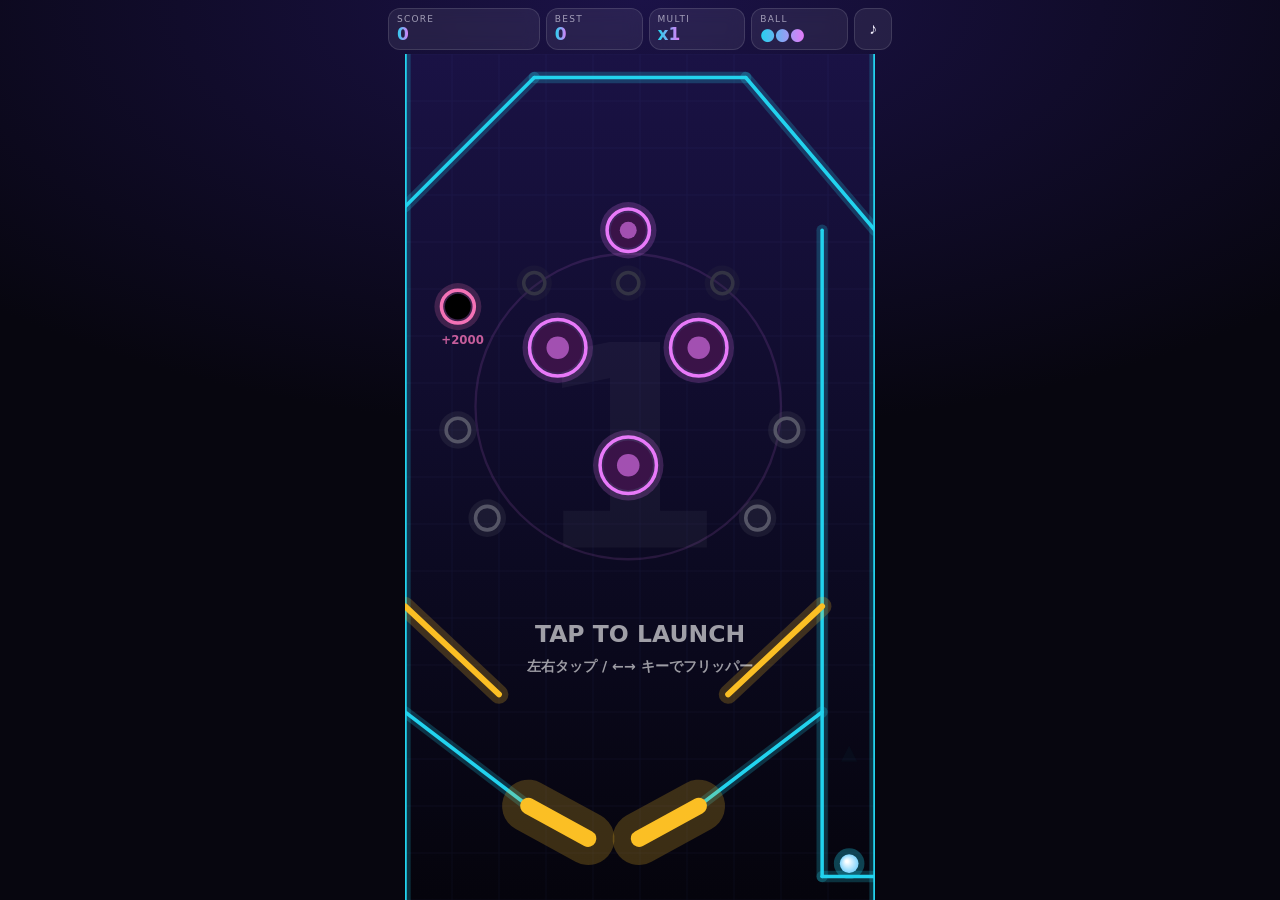
<file: pinball.html>
<!DOCTYPE html>
<html lang="ja"><head><meta charset="utf-8">
<meta name="viewport" content="width=device-width, initial-scale=1, viewport-fit=cover">
<title>NEON PINBALL</title>
<style>
:root{--bg:#07060f;--fg:#f4f1ff;--card:rgba(255,255,255,.07);--line:rgba(255,255,255,.12);--a:#22d3ee;--b:#e879f9;box-sizing:border-box;padding-top:env(safe-area-inset-top,0px);padding-bottom:env(safe-area-inset-bottom,0px)}
@media (prefers-color-scheme:dark){:root:not([data-theme="light"]){--bg:#07060f;--fg:#f4f1ff}}
:root[data-theme="dark"]{--bg:#07060f;--fg:#f4f1ff}
html{scroll-padding-top:env(safe-area-inset-top,0px)}
html,body{height:100%;margin:0;background:radial-gradient(120% 80% at 50% 0,#1b1247 0,var(--bg) 60%);color:var(--fg);font-family:"SF Pro Display",system-ui,-apple-system,"Hiragino Sans",sans-serif;overflow:hidden;touch-action:none;user-select:none;-webkit-user-select:none}
body{display:flex;flex-direction:column;align-items:center}
#hud{display:flex;gap:6px;padding:8px 8px 4px;width:100%;max-width:520px;box-sizing:border-box}
.c{flex:1;background:var(--card);border:1px solid var(--line);border-radius:12px;padding:5px 8px;backdrop-filter:blur(8px);min-width:0}
.c.w{flex:1.7}
.c small{display:block;font-size:9px;letter-spacing:.14em;opacity:.6}
.c b{font-size:17px;font-variant-numeric:tabular-nums;background:linear-gradient(90deg,var(--a),var(--b));-webkit-background-clip:text;background-clip:text;color:transparent;white-space:nowrap}
#snd{border:1px solid var(--line);background:var(--card);color:var(--fg);border-radius:12px;width:38px;font-size:16px}
#wrap{flex:1;min-height:0;width:100%;display:flex;justify-content:center;align-items:center}
canvas{display:block}
</style></head>
<body>
<div id="hud">
<div class="c w"><small>SCORE</small><b id="sc">0</b></div>
<div class="c"><small>BEST</small><b id="bs">0</b></div>
<div class="c"><small>MULTI</small><b id="mu">x1</b></div>
<div class="c"><small>BALL</small><b id="bl">●●●</b></div>
<button id="snd">♪</button>
</div>
<div id="wrap"><canvas id="c"></canvas></div>
<script>
const W=400,H=720,R=8,G=900,cv=document.getElementById('c'),ctx=cv.getContext('2d');
function fit(){const w=document.getElementById('wrap'),s=Math.min(w.clientWidth/W,w.clientHeight/H),d=Math.min(devicePixelRatio||1,2);
cv.style.width=W*s+'px';cv.style.height=H*s+'px';cv.width=W*s*d;cv.height=H*s*d;ctx.setTransform(s*d,0,0,s*d,0,0)}
addEventListener('resize',fit);fit();
let score=0,best=0,balls=3,state='ready',mult=1,stage=1,saveT=0,fresh=true,time=0,combo=0,comboT=0,shake=0,nextExtra=25000,muted=false,NX=0,NY=0,banner=null;
try{best=+localStorage.getItem('npb')||0}catch(e){}
let ball={x:378,y:689,vx:0,vy:0},trail=[],parts=[],pops=[],newRec=false;
const walls=[[0,0,0,H],[W,0,W,H],[0,130,110,20],[110,20,290,20],[W,150,290,20],[355,150,355,700],[355,700,W,700],[0,560,105,640],[355,560,250,640]];
const bumpers=[{x:130,y:250,bx:130,r:24,f:0,s:1},{x:250,y:250,bx:250,r:24,f:0,s:1},{x:190,y:350,bx:190,r:24,f:0,s:1},{x:190,y:150,bx:190,r:18,f:0,s:1},{x:190,y:440,bx:190,r:20,f:0,s:2,mv:55},{x:190,y:520,bx:190,r:16,f:0,s:3,mv:70},{x:190,y:95,bx:190,r:14,f:0,s:4,mv:60}];
const slings=[[0,470,80,545],[355,470,275,545]];
const lanes=[{x:110,y:195,on:0},{x:190,y:195,on:0},{x:270,y:195,on:0}];
const tgts=[{x:45,y:320,on:0},{x:70,y:395,on:0},{x:325,y:320,on:0},{x:300,y:395,on:0}];
const L=58,UP=-.45,REST=.5;let nudges=0,mis=null,misT=8,extra=[],isEx=false;const sk={x:0,y:0,t:0};const pal=['#22d3ee','#a3e635','#f472b6','#fbbf24','#a78bfa'];const saucer={x:45,y:215,r:14,h:0,b:2000,c:0,cd:0};
const MIS=[{k:'b',g:12,p:3000,t:'バンパー'},{k:'t',g:3,p:3000,t:'ターゲット'},{k:'l',g:3,p:2500,t:'レーン'},{k:'s',g:8,p:2000,t:'スリング'}];
function ev(k){if(!mis||mis.k!==k)return;mis.n++;if(mis.n>=mis.g){add(mis.p,200,380);msg('MISSION CLEAR','#fbbf24');burst(200,380,'#fbbf24',30);snd(600,.3,'triangle',.06,600);mis=null;misT=time+5}}
function spawn(n,x,y){for(let i=0;i<n&&extra.length<3;i++)extra.push({x,y,vx:80+Math.random()*320,vy:-250-Math.random()*250});msg('MULTIBALL','#f472b6');snd(500,.3,'sine',.06,800)}
function nudge(){if(state!=='play'||nudges>=3)return;nudges++;ball.vx+=(Math.random()<.5?-1:1)*140;ball.vy-=120;shake=8;snd(90,.15,'sawtooth',.06,-30);msg('NUDGE '+nudges+'/3','#fff')}
const fl=[{px:105,py:640,dir:1,a:REST,w:0,on:false},{px:250,py:640,dir:-1,a:REST,w:0,on:false}];
function tip(f){return[f.px+f.dir*L*Math.cos(f.a),f.py+L*Math.sin(f.a)]}
let ac;function snd(f,d=.08,t='square',v=.04,sl=0){if(muted)return;try{ac=ac||new(window.AudioContext||window.webkitAudioContext)();const o=ac.createOscillator(),g=ac.createGain(),n=ac.currentTime;o.type=t;o.frequency.setValueAtTime(f,n);if(sl)o.frequency.exponentialRampToValueAtTime(Math.max(40,f+sl),n+d);g.gain.setValueAtTime(v,n);g.gain.exponentialRampToValueAtTime(.001,n+d);o.connect(g);g.connect(ac.destination);o.start();o.stop(n+d)}catch(e){}}
function vib(n){try{navigator.vibrate&&navigator.vibrate(n)}catch(e){}}
function burst(x,y,c,n){for(let i=0;i<n;i++){const a=Math.random()*6.28,s=60+Math.random()*220;parts.push({x,y,vx:Math.cos(a)*s,vy:Math.sin(a)*s,l:1,c})}}
function msg(t,c){banner={t,c:c||'#fff',l:1.4}}
function ui(){sc.textContent=score.toLocaleString();bs.textContent=best.toLocaleString();mu.textContent='x'+mult;bl.textContent='●'.repeat(balls)||'-'}
function add(p,x,y){p=Math.round(p*mult);score+=p;pops.push({x,y,t:'+'+p,l:1});
if(score>=nextExtra){nextExtra+=25000;if(balls<5)balls++;msg('EXTRA BALL','#a3e635');snd(900,.4,'sine',.06,600)}ui()}
function hitSeg(x1,y1,x2,y2,th,e,f){
const dx=x2-x1,dy=y2-y1;let t=((ball.x-x1)*dx+(ball.y-y1)*dy)/(dx*dx+dy*dy);t=Math.max(0,Math.min(1,t));
const cx=x1+dx*t,cy=y1+dy*t;let nx=ball.x-cx,ny=ball.y-cy;const d=Math.hypot(nx,ny),rr=R+th;
if(d>=rr||d===0)return;
nx/=d;ny/=d;ball.x=cx+nx*rr;ball.y=cy+ny*rr;NX=nx;NY=ny;
let sx=0,sy=0;if(f){const rx=cx-f.px,ry=cy-f.py;sx=f.dir*f.w*-ry;sy=f.dir*f.w*rx}
const vn=(ball.vx-sx)*nx+(ball.vy-sy)*ny;
if(vn<0){ball.vx-=(1+e)*vn*nx;ball.vy-=(1+e)*vn*ny}return vn}
function launch(){if(state!=='ready')return;ball.vy=-(1090+Math.random()*60);ball.vx=0;state='play';if(fresh){saveT=8;fresh=false}snd(150,.3,'sawtooth',.05,500)}
function resetBall(){ball={x:378,y:689,vx:0,vy:0};trail=[];nudges=0;extra=[]}
function resetAll(){score=0;balls=3;mult=1;stage=1;nextExtra=25000;newRec=false;lanes.forEach(l=>l.on=0);tgts.forEach(t=>t.on=0);state='ready';fresh=true;resetBall();ui()}
function tick(dt){time+=dt;if(state==='play'&&saveT>0)saveT-=dt;comboT-=dt;if(comboT<0)combo=0;if(saucer.cd>0)saucer.cd-=dt;if(saucer.h>0){saucer.h-=dt;if(saucer.h<=0){saucer.cd=.8;ball.x=saucer.x+22;ball.vx=340;ball.vy=40;spawn(saucer.c%3===0?2:1,saucer.x+22,saucer.y);shake=6;snd(260,.2,'sawtooth',.06,500)}}shake*=.88;
parts.forEach(p=>{p.x+=p.vx*dt;p.y+=p.vy*dt;p.vy+=200*dt;p.l-=dt*1.6});parts=parts.filter(p=>p.l>0);
pops.forEach(p=>{p.y-=30*dt;p.l-=dt*1.1});pops=pops.filter(p=>p.l>0);if(banner){banner.l-=dt;if(banner.l<=0)banner=null}
for(const b of bumpers)if(b.mv)b.x=b.bx+Math.sin(time*1.6)*b.mv;
if(state==='play'&&saucer.h<=0){if(Math.hypot(ball.x-sk.x,ball.y-sk.y)>45||ball.x>357){sk.x=ball.x;sk.y=ball.y;sk.t=time}else if(time-sk.t>3){sk.t=time;ball.vx+=(Math.random()-.5)*400;ball.vy-=250;msg('FREE','#fff')}}
if(state==='play'&&!mis&&time>misT)mis={...MIS[Math.random()*4|0],n:0};
if(state==='play'){trail.push([ball.x,ball.y]);if(trail.length>14)trail.shift()}}
function step(dt){
if(!isEx)for(const f of fl){const tg=f.on?UP:REST,o=f.a,sp=16*dt;f.a=tg>o?Math.min(tg,o+sp):Math.max(tg,o-sp);f.w=(f.a-o)/dt}
if(state!=='play')return;
if(saucer.h>0&&!isEx)return;ball.vy+=G*dt;ball.x+=ball.vx*dt;ball.y+=ball.vy*dt;
for(const w of walls)hitSeg(w[0],w[1],w[2],w[3],2,.55);
for(const f of fl){const t=tip(f);hitSeg(f.px,f.py,t[0],t[1],7,.4,f)}
for(const s of slings){const r=hitSeg(s[0],s[1],s[2],s[3],4,.5);if(r!==undefined&&r<-120&&time-(s.t||-9)>.35){s.t=time;ev('s');ball.vx+=NX*380;ball.vy+=NY*380;add(50,ball.x,ball.y);burst(ball.x,ball.y,'#fbbf24',6);snd(220,.07,'sawtooth',.05,200);vib(6)}}
for(const b of bumpers){if(b.s>stage)continue;let nx=ball.x-b.x,ny=ball.y-b.y;const d=Math.hypot(nx,ny);
if(d<R+b.r&&d>0){nx/=d;ny/=d;ball.x=b.x+nx*(R+b.r);ball.y=b.y+ny*(R+b.r);
const vn=ball.vx*nx+ball.vy*ny;if(vn<0){ball.vx-=2*vn*nx;ball.vy-=2*vn*ny}
const k=260+Math.min(stage,8)*20;ball.vx+=nx*k;ball.vy+=ny*k;b.f=1;combo++;comboT=2.5;ev('b');
add(100+combo*20,b.x,b.y-b.r);burst(b.x,b.y,'#e879f9',10);shake=5;snd(380+combo*25,.09,'square',.05,300);vib(10);
if(combo>=5&&combo%5===0)msg('COMBO x'+combo,'#fbbf24')}}
for(const l of lanes)if(!l.on&&Math.hypot(ball.x-l.x,ball.y-l.y)<22){l.on=1;ev('l');add(200,l.x,l.y);snd(700,.1,'sine',.05,300);
if(lanes.every(q=>q.on)){lanes.forEach(q=>q.on=0);if(mult<5)mult++;msg('MULTIPLIER x'+mult,'#22d3ee');add(1000,190,170);burst(190,195,'#22d3ee',24);snd(500,.3,'sine',.06,700);ui()}}
for(const t of tgts){let nx=ball.x-t.x,ny=ball.y-t.y;const d=Math.hypot(nx,ny);
if(d<R+10&&d>0){nx/=d;ny/=d;ball.x=t.x+nx*(R+10);ball.y=t.y+ny*(R+10);const vn=ball.vx*nx+ball.vy*ny;if(vn<0){ball.vx-=1.8*vn*nx;ball.vy-=1.8*vn*ny}
if(!t.on){t.on=1;ev('t');add(250,t.x,t.y);burst(t.x,t.y,'#a3e635',10);snd(560,.1,'triangle',.06,200);vib(8);
if(tgts.every(q=>q.on)){tgts.forEach(q=>q.on=0);stage++;add(5000,200,330);spawn(1,200,300);msg('STAGE '+stage,'#a3e635');burst(200,330,'#a3e635',40);snd(300,.5,'sawtooth',.05,900);shake=8}}}}
if(!isEx&&saucer.cd<=0&&saucer.h<=0&&Math.hypot(ball.x-saucer.x,ball.y-saucer.y)<saucer.r){saucer.h=1;ball.x=saucer.x;ball.y=saucer.y;ball.vx=ball.vy=0;add(saucer.b,saucer.x+30,saucer.y);saucer.b+=1000;if(++saucer.c%3===0){add(10000,200,330);burst(200,330,'#fbbf24',40)}burst(saucer.x,saucer.y,'#f472b6',24);if(saucer.c%3===0)msg('JACKPOT +10000','#fbbf24');else msg('SAUCER BONUS','#f472b6');snd(180,.4,'sine',.07,600);vib(30)}
if(!isEx&&ball.x>357&&ball.y>670&&Math.hypot(ball.vx,ball.vy)<150){if(extra.length)ball=extra.pop();else{state='ready';resetBall()}}
const sp=Math.hypot(ball.vx,ball.vy);if(sp>1500){ball.vx*=1500/sp;ball.vy*=1500/sp}
if(ball.y>H+20){
if(isEx){ball.dead=1;return}
if(extra.length){ball=extra.pop();return}
if(saveT>0){saveT=0;state='ready';resetBall();msg('BALL SAVE','#22d3ee');snd(300,.3,'sine',.06,-150)}
else{balls--;mult=1;combo=0;snd(200,.5,'sawtooth',.06,-150);vib(60);shake=10;
if(balls<=0){state='over';if(score>best){best=score;newRec=true;try{localStorage.setItem('npb',best)}catch(e){}}}else{state='ready';fresh=true;resetBall()}}ui()}}
function glow(x1,y1,x2,y2,c,w){ctx.strokeStyle=c;ctx.globalAlpha=.22;ctx.lineWidth=w*3.2;ctx.beginPath();ctx.moveTo(x1,y1);ctx.lineTo(x2,y2);ctx.stroke();ctx.globalAlpha=1;ctx.lineWidth=w;ctx.beginPath();ctx.moveTo(x1,y1);ctx.lineTo(x2,y2);ctx.stroke()}
function disc(x,y,r,c,fill){ctx.globalAlpha=.2;ctx.fillStyle=c;ctx.beginPath();ctx.arc(x,y,r+6,0,7);ctx.fill();ctx.globalAlpha=1;ctx.strokeStyle=c;ctx.lineWidth=3;ctx.beginPath();ctx.arc(x,y,r,0,7);ctx.stroke();if(fill){ctx.fillStyle=fill;ctx.beginPath();ctx.arc(x,y,r-3,0,7);ctx.fill()}}
function text(t,x,y,sz,c,a){ctx.globalAlpha=a==null?1:a;ctx.fillStyle=c;ctx.font='800 '+sz+'px "SF Pro Display",system-ui,sans-serif';ctx.fillText(t,x,y);ctx.globalAlpha=1}
function draw(){
ctx.save();if(shake>.3)ctx.translate((Math.random()-.5)*shake,(Math.random()-.5)*shake);
const g=ctx.createLinearGradient(0,0,0,H);g.addColorStop(0,'#1a1245');g.addColorStop(.6,'#0c0a22');g.addColorStop(1,'#05040c');ctx.fillStyle=g;ctx.fillRect(0,0,W,H);
ctx.strokeStyle='rgba(120,140,255,.05)';ctx.lineWidth=1;ctx.beginPath();for(let i=0;i<=W;i+=40){ctx.moveTo(i,0);ctx.lineTo(i,H)}for(let j=0;j<=H;j+=40){ctx.moveTo(0,j);ctx.lineTo(W,j)}ctx.stroke();
ctx.textAlign='center';text(String(stage),190,420,240,'#fff',.04);
ctx.strokeStyle='rgba(232,121,249,.12)';ctx.lineWidth=2;ctx.beginPath();ctx.arc(190,300,130,0,7);ctx.stroke();
ctx.lineCap='round';
const WC=pal[(stage-1)%5];for(const w of walls)glow(w[0],w[1],w[2],w[3],WC,3);
for(const s of slings){glow(s[0],s[1],s[2],s[3],'#fbbf24',5)}
for(const l of lanes){const c=l.on?'#22d3ee':'#334';ctx.globalAlpha=l.on?1:.7;disc(l.x,l.y,9,c,l.on?c:null);ctx.globalAlpha=1}
for(const t of tgts)disc(t.x,t.y,10,t.on?'#a3e635':'#556',t.on?'#a3e635':null);
disc(saucer.x,saucer.y,saucer.r,saucer.h>0?'#fff':'#f472b6','#000');text('+'+saucer.b,saucer.x+4,saucer.y+32,10,'#f472b6',.8);
for(const b of bumpers){if(b.s>stage)continue;disc(b.x,b.y,b.r,b.f>.05?'#fff':'#e879f9',b.f>.05?'#fff':'#3a1348');ctx.fillStyle='#e879f9';ctx.globalAlpha=.6+b.f*.4;ctx.beginPath();ctx.arc(b.x,b.y,b.r*.4,0,7);ctx.fill();ctx.globalAlpha=1;b.f=Math.max(0,b.f-.07)}
for(const f of fl){const t=tip(f);glow(f.px,f.py,t[0],t[1],f.on?'#fff':'#fbbf24',14)}
ctx.globalCompositeOperation='lighter';
for(const p of parts){ctx.globalAlpha=Math.max(0,p.l);ctx.fillStyle=p.c;ctx.beginPath();ctx.arc(p.x,p.y,2.5,0,7);ctx.fill()}
trail.forEach((p,i)=>{ctx.globalAlpha=i/trail.length*.5;ctx.fillStyle='#22d3ee';ctx.beginPath();ctx.arc(p[0],p[1],R*i/trail.length,0,7);ctx.fill()});
ctx.globalAlpha=1;ctx.globalCompositeOperation='source-over';
const bg=ctx.createRadialGradient(ball.x-2,ball.y-2,1,ball.x,ball.y,R);bg.addColorStop(0,'#fff');bg.addColorStop(1,'#7dd3fc');
ctx.fillStyle='rgba(34,211,238,.3)';ctx.beginPath();ctx.arc(ball.x,ball.y,R+5,0,7);ctx.fill();ctx.fillStyle=bg;ctx.beginPath();ctx.arc(ball.x,ball.y,R,0,7);ctx.fill();
for(const e of extra){ctx.fillStyle='rgba(232,121,249,.3)';ctx.beginPath();ctx.arc(e.x,e.y,R+5,0,7);ctx.fill();ctx.fillStyle='#f5d0fe';ctx.beginPath();ctx.arc(e.x,e.y,R,0,7);ctx.fill()}
if(state==='play'&&saveT>0){ctx.fillStyle='#22d3ee';ctx.globalAlpha=.8;ctx.fillRect(110,8,180*saveT/8,3);ctx.globalAlpha=1}
for(const p of pops)text(p.t,p.x,p.y,15,'#fff',Math.max(0,p.l));
if(mis&&state==='play')text('MISSION '+mis.t+' '+mis.n+'/'+mis.g,200,708,12,'#fbbf24',.85);
if(comboT>0&&combo>=2)text('COMBO x'+combo,190,460,14,'#fbbf24',.8);
if(banner)text(banner.t,200,300,34,banner.c,Math.min(1,banner.l*1.5));
if(state==='ready'){const a=.5+.5*Math.sin(time*5);text('▲',378,600,18,'#22d3ee',a);text('TAP TO LAUNCH',200,500,20,'#fff',.6+.4*a);text('左右タップ / ←→ キーでフリッパー',200,525,12,'#fff',.6)}
if(state==='over'){ctx.fillStyle='rgba(5,4,12,.78)';ctx.fillRect(0,230,W,230);text('GAME OVER',200,300,38,'#e879f9');text(score.toLocaleString(),200,355,36,'#fff');
text(newRec?'NEW RECORD!':'BEST '+best.toLocaleString(),200,390,16,newRec?'#a3e635':'#22d3ee');text('TAP TO RETRY',200,430,16,'#fff',.7)}
ctx.restore()}
let last=performance.now();
function loop(n){const dt=Math.min(.033,(n-last)/1000);last=n;tick(dt);for(let i=0;i<6;i++){step(dt/6);if(extra.length){const m=ball;isEx=true;for(const e of extra){ball=e;step(dt/6)}isEx=false;ball=m;extra=extra.filter(e=>!e.dead)}}draw();requestAnimationFrame(loop)}
requestAnimationFrame(loop);
const ptrs=new Map();
function sync(){const a=fl[0].on,b=fl[1].on;fl[0].on=[...ptrs.values()].includes(0);fl[1].on=[...ptrs.values()].includes(1);if((fl[0].on&&!a)||(fl[1].on&&!b))snd(120,.05,'square',.03)}
cv.addEventListener('pointerdown',e=>{e.preventDefault();const r=cv.getBoundingClientRect();
const ry=(e.clientY-r.top)/r.height;if(state==='play'&&!extra.length&&ball.x>357&&ball.y>200)state='ready';
if(state==='ready'){launch();return}if(state==='over'){resetAll();return}if(state==='play'&&ry<.1){nudge();return}
ptrs.set(e.pointerId,e.clientX<r.left+r.width/2?0:1);sync()});
['pointerup','pointercancel','pointerleave'].forEach(t=>cv.addEventListener(t,e=>{ptrs.delete(e.pointerId);sync()}));
addEventListener('keydown',e=>{if(e.repeat)return;
if(e.code==='Space'){e.preventDefault();if(state==='play'&&!extra.length&&ball.x>357&&ball.y>200)state='ready';if(state==='ready')launch();else if(state==='over')resetAll()}
if(e.code==='KeyN'||e.code==='ArrowUp')nudge();
if(e.code==='ArrowLeft'||e.code==='KeyZ'){fl[0].on=true;snd(120,.05,'square',.03)}
if(e.code==='ArrowRight'||e.code==='Slash'||e.code==='KeyM'){fl[1].on=true;snd(120,.05,'square',.03)}});
addEventListener('keyup',e=>{
if(e.code==='ArrowLeft'||e.code==='KeyZ')fl[0].on=false;
if(e.code==='ArrowRight'||e.code==='Slash'||e.code==='KeyM')fl[1].on=false});
snd0=document.getElementById('snd');snd0.addEventListener('click',()=>{muted=!muted;snd0.textContent=muted?'×':'♪'});
snd0.addEventListener('pointerdown',e=>e.stopPropagation());
ui();
</script></body></html>
</file>
